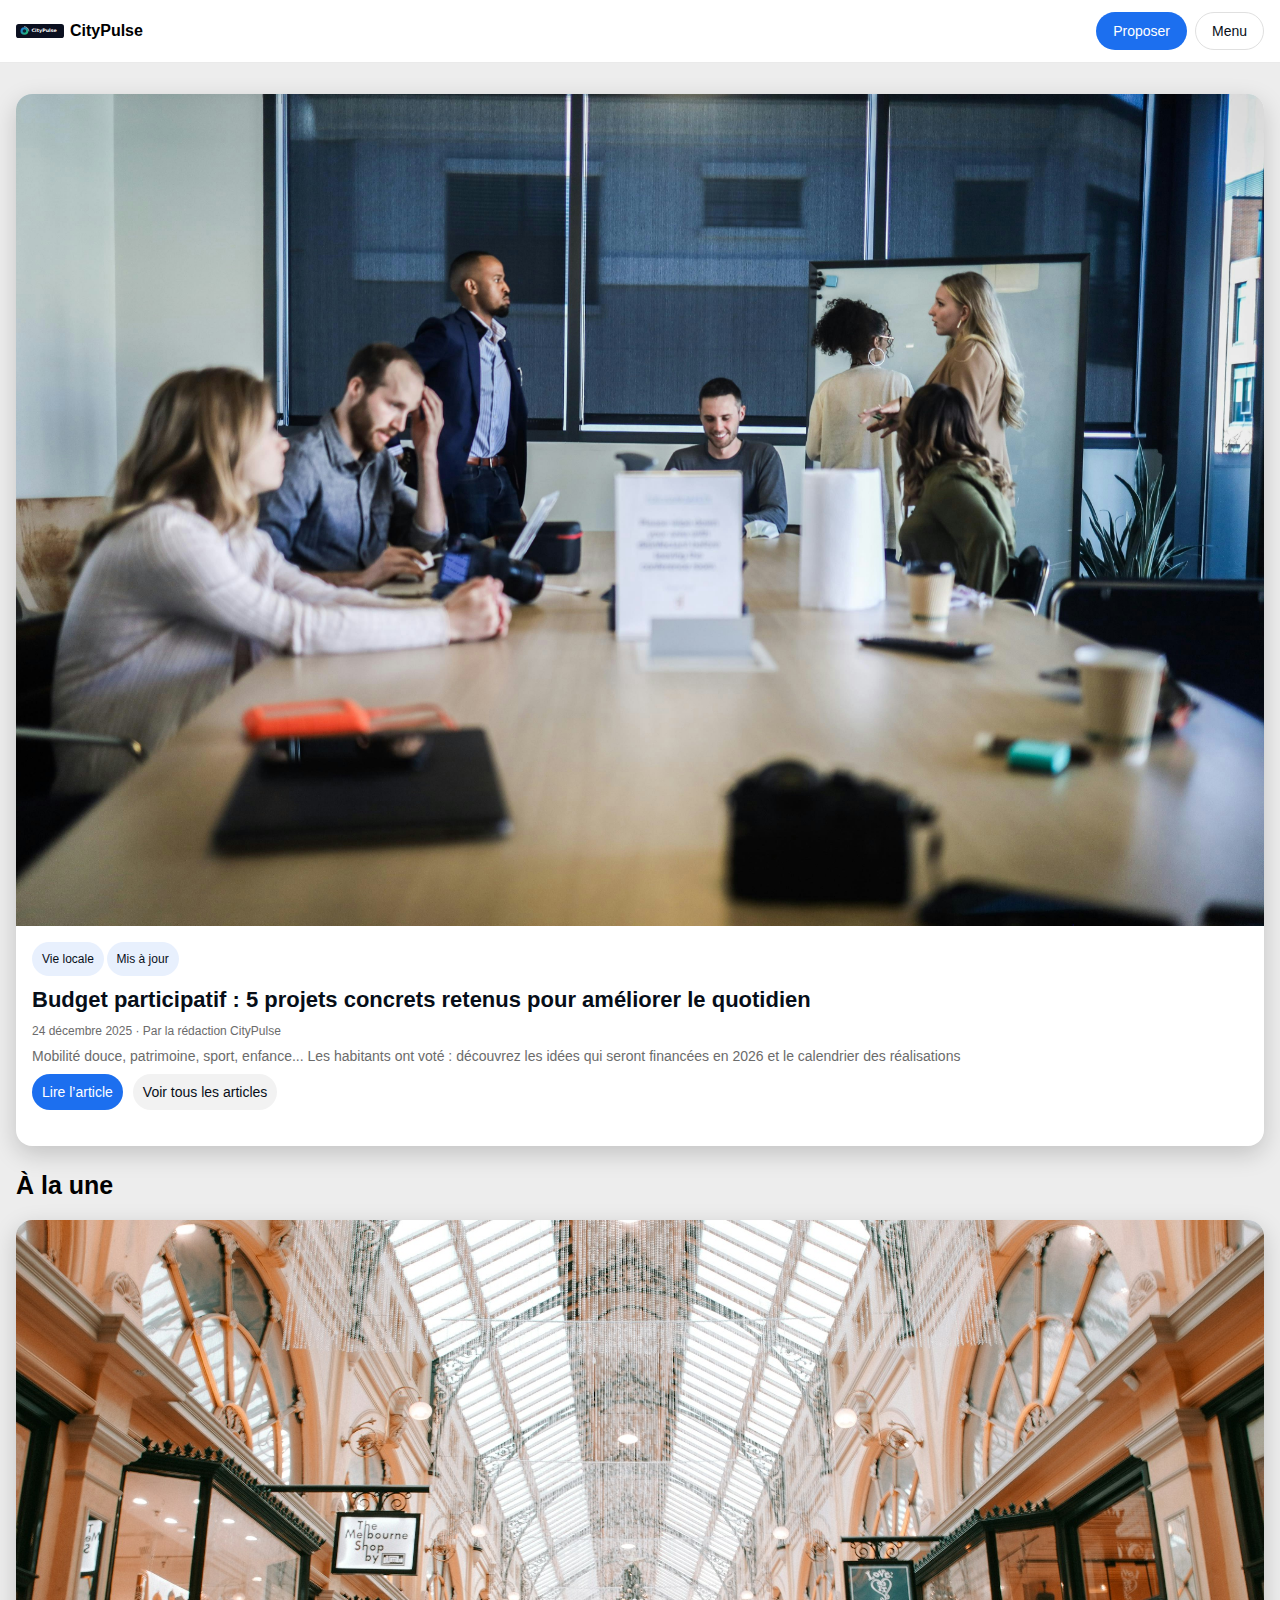
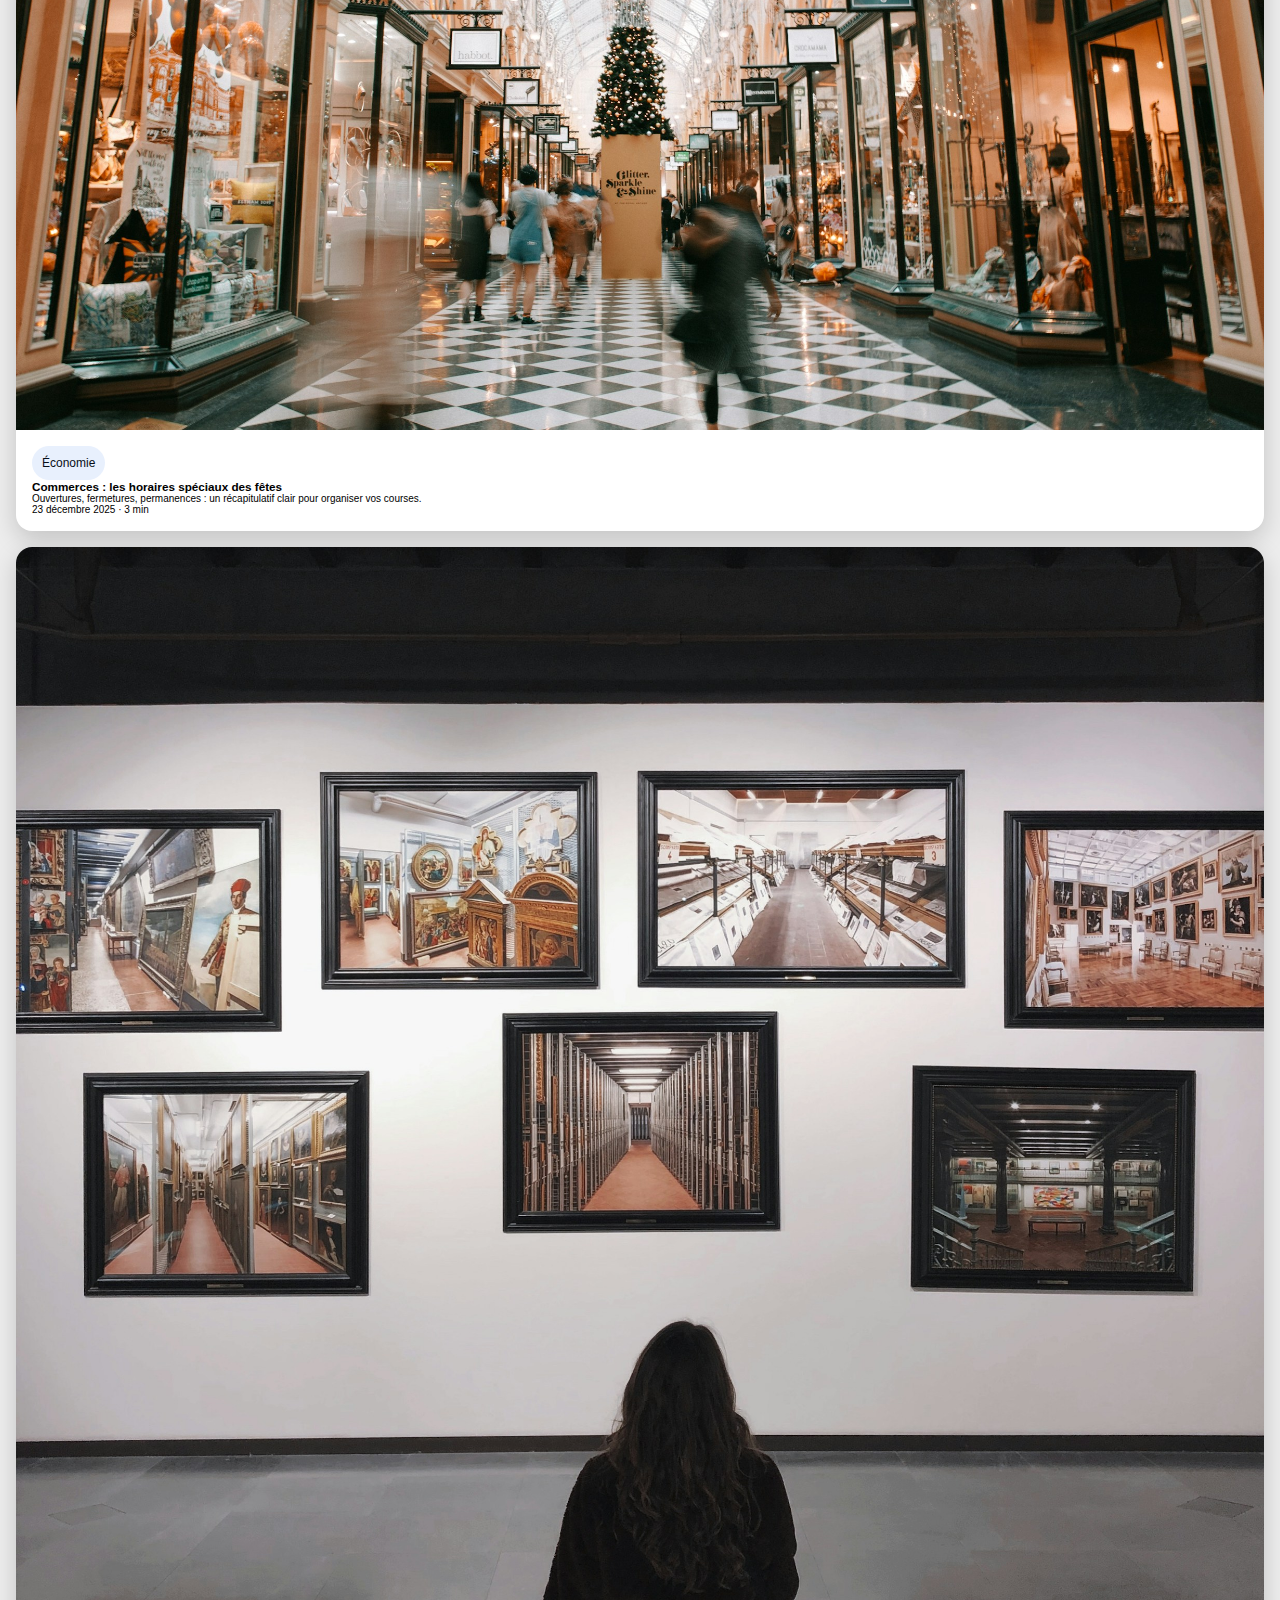
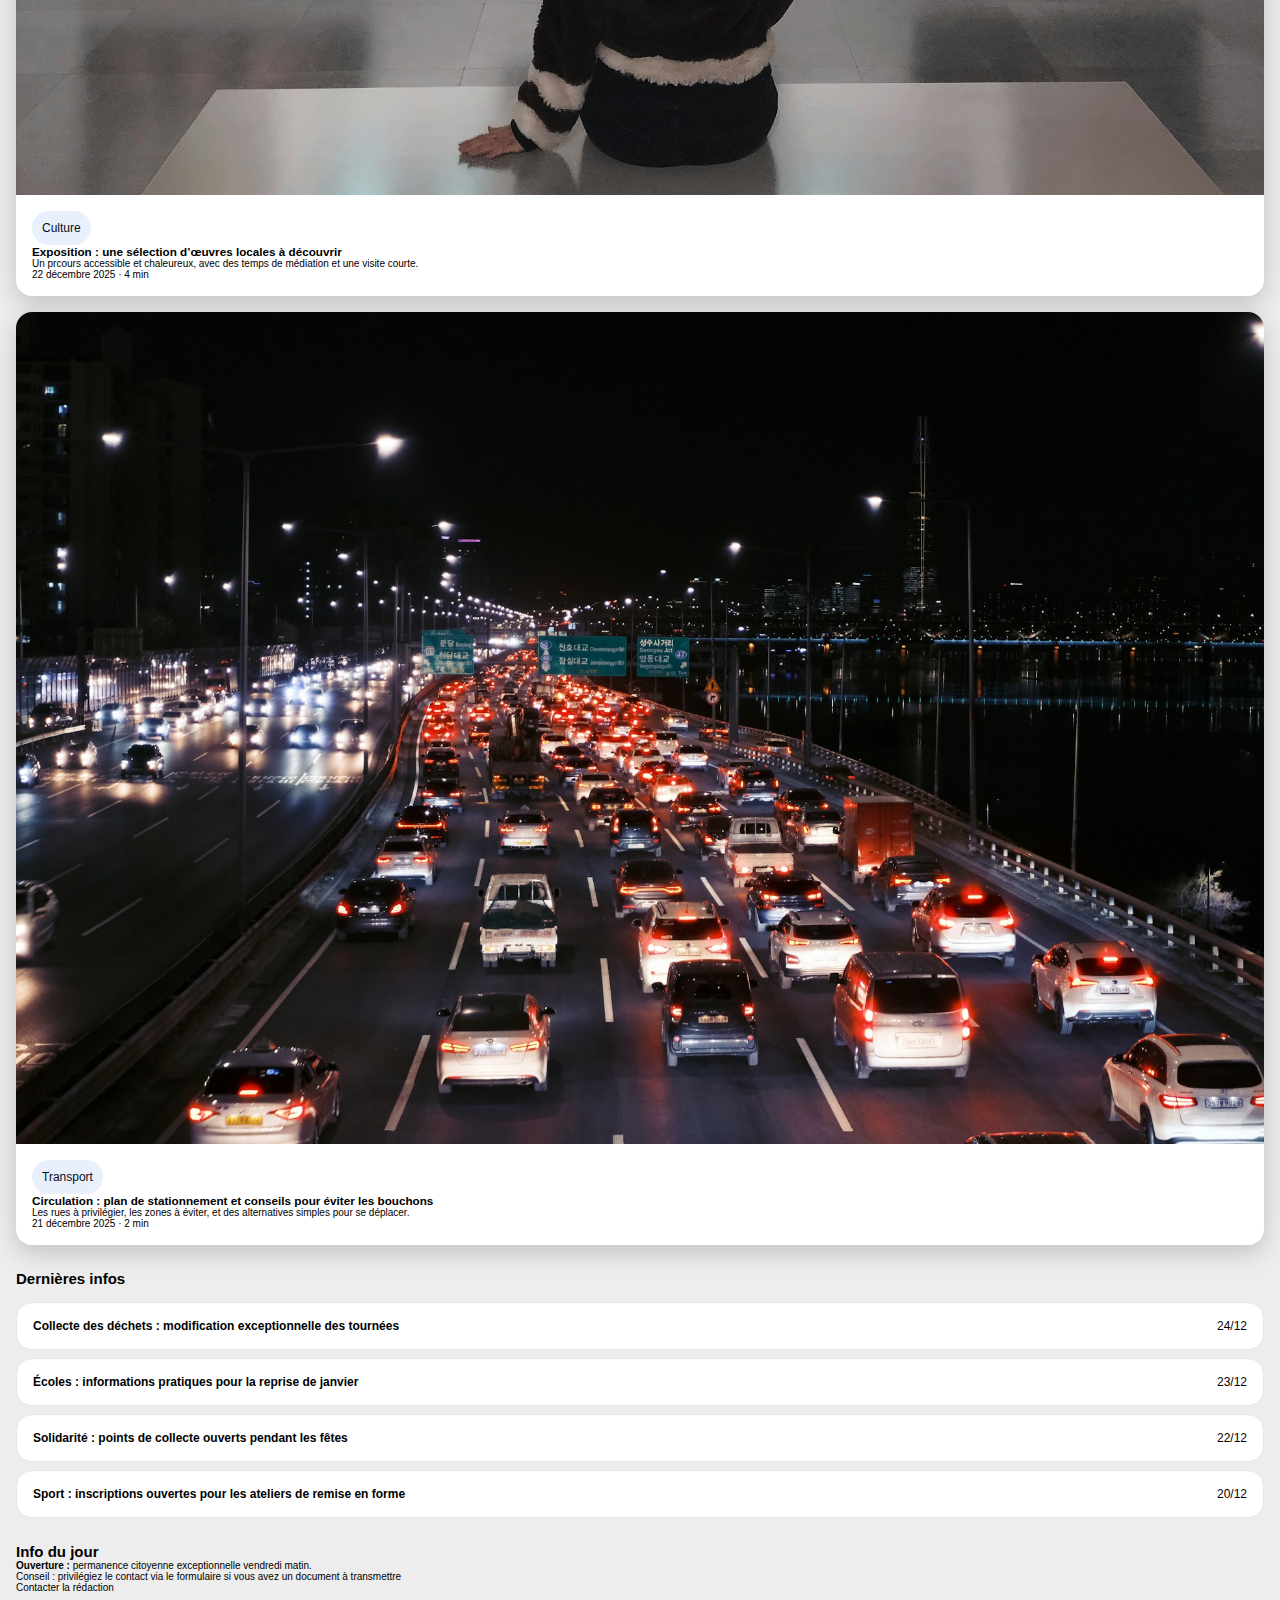
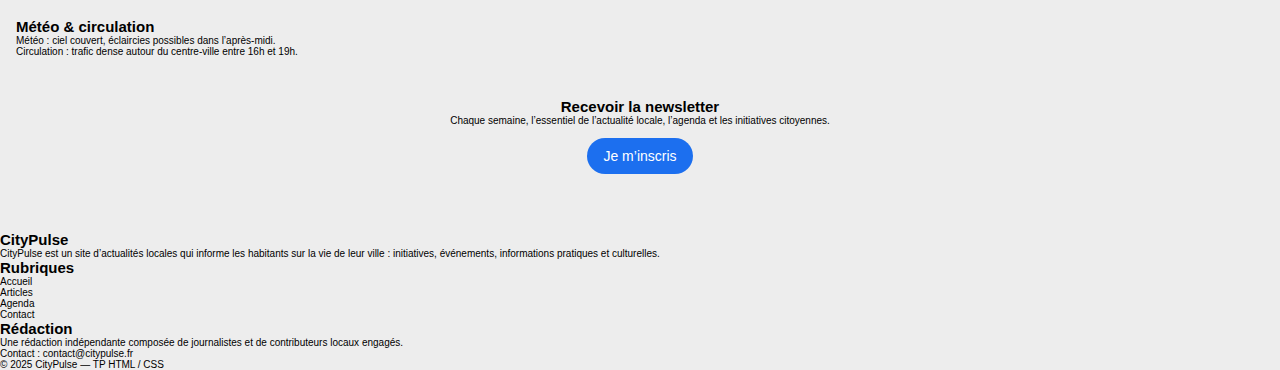
<file: CityPulse/index.html>
<!DOCTYPE html>
<html lang="fr">

<head>
    <meta charset="UTF-8">
    <meta name="viewport" content="width=device-width, initial-scale=1.0">
    <title>CityPulse</title>
    <link rel="stylesheet" href="./css/styles.css">
</head>

<body>

    <!-- HEADER -->
    <header class="site-header">
        <nav class="main-nav" aria-label="Navigation principale">
            <div class="logos">
                <img src="./images/logo.svg" alt="" class="logo-icon">
                <a href="index.html" class="logo-text">CityPulse</a>
            </div>

            <ul class="nav-list">
                <li><a href="index.html">Accueil</a></li>
                <li><a href="articles.html">Articles</a></li>
                <li><a href="agenda.html">Agenda</a></li>
                <li><a href="contact.html">Contact</a></li>
            </ul>

            <div class="nav-actions">
                <a href="contact.html" class="btn btn-primary">Proposer</a>
                <a href="#" class="btn btn-secondary">Menu</a>
            </div>
        </nav>
    </header>

    <!-- MAIN - Partie à spécifier pour chaque page -->
    <main id="main-content">

        <!-- Une mise en avant -->
        <section class="featured-article">
            <article>
                <div class="article-image">
                    <img src="./images/reunion-budget-participatif-et-projets.jpg"
                        alt="Réunion sur les projets du budget participatif">
                </div>
                <div class="article-content">
                    <p class="category">Vie locale</p>
                    <p class="category">Mis à jour</p>
                    <h1>
                        Budget participatif : 5 projets concrets retenus
                        pour améliorer le quotidien
                    </h1>

                    <p class="article-infos">
                        24 décembre 2025 · Par la rédaction CityPulse
                    </p>
                    <p class="article-teasing">Mobilité douce, patrimoine, sport, enfance... Les habitants ont voté :
                        découvrez les idées qui seront financées en 2026 et le calendrier des réalisations</p>

                    <div class="article-actions">
                        <a href="article.html">Lire l’article</a>
                        <a href="articles.html">Voir tous les articles</a>
                    </div>
                </div>
            </article>
        </section>

        <!-- Articles à la Une -->
        <section class="top-news">
            <h2>À la une</h2>

            <article>
                <div class="article-image">
                    <img src="./images/votre-galerie-de-commercants-en-fete.jpg"
                        alt="Vitrine de commerces décorée pour les fêtes">
                </div>
                <div class="article-content">
                    <p class="category">Économie</p>

                    <h3>
                        Commerces : les horaires spéciaux des fêtes
                    </h3>
                    <p class="top-news-teasing">Ouvertures, fermetures, permanences : un récapitulatif clair pour
                        organiser vos courses.</p>
                    <p class="article-infos">
                        23 décembre 2025 · 3 min
                    </p>
                </div>
            </article>

            <article>
                <div class="article-image">
                    <img src="./images/exposition-oeuvres-locales.jpg" alt="Exposition d’œuvres d’art locales">
                </div>
                <div class="article-content">
                    <p class="category">Culture</p>

                    <h3>
                        Exposition : une sélection d’œuvres locales à découvrir
                    </h3>
                    <p class="top-news-teasing">Un prcours accessible et chaleureux, avec des temps de médiation et une
                        visite courte.</p>
                    <p class="article-infos">
                        22 décembre 2025 · 4 min
                    </p>
                </div>
            </article>

            <article>
                <div class="article-image">
                    <img src="./images/circulation-stationnement-et-bouchons.jpg"
                        alt="Circulation dense et bouchons dans la ville">
                </div>
                <div class="article-content">
                    <p class="category">Transport</p>

                    <h3>
                        Circulation : plan de stationnement et conseils pour éviter les bouchons
                    </h3>
                    <p class="top-news-teasing">Les rues à privilégier, les zones à éviter, et des alternatives simples pour se déplacer.</p>
                    <p class="article-infos">
                        21 décembre 2025 · 2 min
                    </p>
                </div>
            </article>

        </section>

        <!-- Dernières infos -->
        <section class="latest-news">
            <h2>Dernières infos</h2>

            <div class="news-card">
                <p class="news-title">Collecte des déchets : modification exceptionnelle des tournées</p>
                <p>24/12</p>
            </div>
            <div class="news-card">
                <p class="news-title">Écoles : informations pratiques pour la reprise de janvier</p>
                <p>23/12</p>
            </div>
            <div class="news-card">
                <p class="news-title">Solidarité : points de collecte ouverts pendant les fêtes</p>
                <p>22/12</p>
            </div>
            <div class="news-card">
                <p class="news-title">Sport : inscriptions ouvertes pour les ateliers de remise en forme</p>
                <p>20/12</p>
            </div>

        </section>

        <!-- Info du jour -->
        <section class="daily-info">
            <h2>Info du jour</h2>
            <p><strong>Ouverture : </strong>permanence citoyenne exceptionnelle vendredi matin.</p>
            <p class="daily-info-advice"> Conseil : privilégiez le contact via le formulaire si vous avez un document à
                transmettre</p>
            <a href="contact.html">Contacter la rédaction</a>
        </section>

        <!-- Météo et circulation -->
        <section class="weather-traffic">
            <h2>Météo & circulation</h2>
            <p>
                Météo : ciel couvert, éclaircies possibles dans l’après-midi.
            </p>
            <p>
                Circulation : trafic dense autour du centre-ville entre 16h et 19h.
            </p>
        </section>

        <!-- Newsletter -->
        <section class="newsletter">
            <h2>Recevoir la newsletter</h2>
            <p>
                Chaque semaine, l’essentiel de l’actualité locale,
                l’agenda et les initiatives citoyennes.
            </p>
            <a href="contact.html">Je m’inscris</a>
        </section>

    </main>


    <!-- FOOTER -->
    <footer class="site-footer">
        <div class="footer-content">

            <!-- CityPulse -->
            <section class="footer-section">
                <h2 class="footer-title">CityPulse</h2>
                <p>
                    CityPulse est un site d’actualités locales qui informe
                    les habitants sur la vie de leur ville : initiatives,
                    événements, informations pratiques et culturelles.
                </p>
            </section>

            <!-- Rubriques -->
            <section class="footer-section">
                <h2 class="footer-title">Rubriques</h2>
                <ul>
                    <li><a href="index.html">Accueil</a></li>
                    <li><a href="articles.html">Articles</a></li>
                    <li><a href="agenda.html">Agenda</a></li>
                    <li><a href="contact.html">Contact</a></li>
                </ul>
            </section>

            <!-- Rédaction -->
            <section class="footer-section">
                <h2 class="footer-title">Rédaction</h2>
                <p>
                    Une rédaction indépendante composée de journalistes
                    et de contributeurs locaux engagés.
                </p>
                <p>
                    Contact : <a href="mailto:contact@citypulse.fr">contact@citypulse.fr</a>
                </p>
            </section>
        </div>

        <div class="footer-bottom">
            <p>© 2025 CityPulse — TP HTML / CSS</p>
        </div>
    </footer>

</body>

</html>
</file>
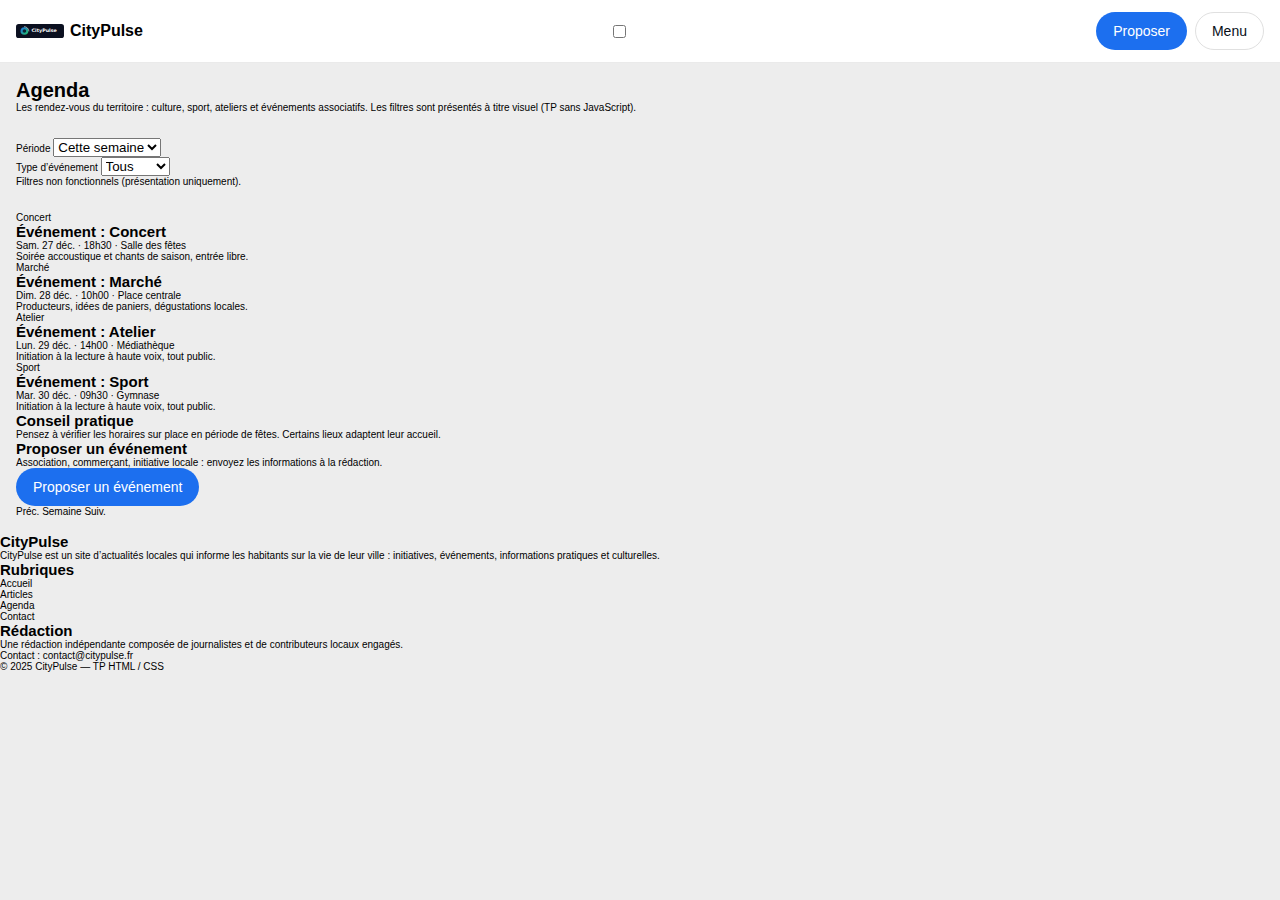
<file: CityPulse/agenda.html>
<!DOCTYPE html>
<html lang="fr">

<head>
    <meta charset="UTF-8">
    <meta name="viewport" content="width=device-width, initial-scale=1.0">
    <title>CityPulse</title>
    <link rel="stylesheet" href="./css/styles.css">
</head>

<body>

     <!-- HEADER -->
    <header class="site-header">
        <nav class="main-nav" aria-label="Navigation principale">
            <div class="logos">
                <img src="./images/logo.svg" alt="Société CityPulse" class="logo-icon">
                <a href="index.html" class="logo-text">CityPulse</a>
            </div>
            <input type="checkbox" id="nav-toggle" class="nav-toggle">
            <ul class="nav-list">
                <li><a href="index.html">Accueil</a></li>
                <li><a href="articles.html">Articles</a></li>
                <li><a href="agenda.html">Agenda</a></li>
                <li><a href="contact.html">Contact</a></li>
            </ul>

            <div class="nav-actions">
                <a href="contact.html" class="btn btn-primary">Proposer</a>
                <label for="nav-toggle" class="btn btn-secondary nav-menu-btn">Menu</label>
            </div>
        </nav>
    </header>

    <!-- MAIN - Partie à spécifier pour chaque page -->
    <main id="main-content">

        <!-- Agenda avec formulaire -->

        <section class="agenda">
            <h1>Agenda</h1>
            <p class="agenda-intro">
                Les rendez-vous du territoire : culture, sport, ateliers et événements associatifs. Les filtres sont
                présentés à titre visuel (TP sans JavaScript).
            </p>
        </section>

        <section class="agenda-filter">
            <form>
                <div class="filter-group">
                    <label for="periode">Période</label>
                    <select id="periode" name="periode">
                        <option value="semaine">Cette semaine</option>
                        <option value="mois">Ce mois-ci</option>
                        <option value="annee">Cette année</option>
                    </select>
                </div>

                <div class="filter-group">
                    <label for="type">Type d’événement</label>
                    <select id="type" name="type">
                        <option value="tous">Tous</option>
                        <option value="culture">Culture</option>
                        <option value="sport">Sport</option>
                        <option value="atelier">Atelier</option>
                        <option value="concert">Concert</option>
                    </select>
                </div>

                <p class="filter-note">Filtres non fonctionnels (présentation uniquement).</p>
            </form>
        </section>

        <div class="agenda-content">
            <p class="category-agenda">Concert</p>
            <h2>
                Événement : Concert
            </h2>
            <p class="agenda-infos">
                Sam. 27 déc. · 18h30 · Salle des fêtes
            </p>
            <p class="article-agenda">Soirée accoustique et chants de saison, entrée libre.</p>
        </div>

        <div class="agenda-content">
            <p class="category-agenda">Marché</p>
            <h2>
                Événement : Marché
            </h2>
            <p class="agenda-infos">
                Dim. 28 déc. · 10h00 · Place centrale
            </p>
            <p class="article-agenda">Producteurs, idées de paniers, dégustations locales.</p>
        </div>

        <div class="agenda-content">
            <p class="category-agenda">Atelier</p>
            <h2>
                Événement : Atelier
            </h2>
            <p class="agenda-infos">
                Lun. 29 déc. · 14h00 · Médiathèque
            </p>
            <p class="article-agenda">Initiation à la lecture à haute voix, tout public.</p>
        </div>

        <div class="agenda-content">
            <p class="category-agenda">Sport</p>
            <h2>
                Événement : Sport
            </h2>
            <p class="agenda-infos">
                Mar. 30 déc. · 09h30 · Gymnase
            </p>
            <p class="article-agenda">Initiation à la lecture à haute voix, tout public.</p>
        </div>

        <div class="agenda-content">
            <h2>Conseil pratique</h2>
            <p class="article-agenda">
                Pensez à vérifier les horaires sur place en période de fêtes.
                Certains lieux adaptent leur accueil.
            </p>
        </div>

        <div class="agenda-content">
            <h2>Proposer un événement</h2>
            <p class="article-agenda">
                Association, commerçant, initiative locale : envoyez les informations à la rédaction.
            </p>
            <a href="contact.html" class="btn btn-primary">Proposer un événement</a>
        </div>

        <nav class="pagination" aria-label="Navigation de l'agenda">
            <a href="#" class="page-link">Préc.</a>
            <a href="#" class="page-link active">Semaine</a>
            <a href="#" class="page-link">Suiv.</a>
        </nav>

    </main>

    <!-- FOOTER -->
    <footer class="site-footer">
        <div class="footer-content">

            <!-- CityPulse -->
            <section class="footer-section">
                <h2 class="footer-title">CityPulse</h2>
                <p>
                    CityPulse est un site d’actualités locales qui informe
                    les habitants sur la vie de leur ville : initiatives,
                    événements, informations pratiques et culturelles.
                </p>
            </section>

            <!-- Rubriques -->
            <section class="footer-section">
                <h2 class="footer-title">Rubriques</h2>
                <ul>
                    <li><a href="index.html">Accueil</a></li>
                    <li><a href="articles.html">Articles</a></li>
                    <li><a href="agenda.html">Agenda</a></li>
                    <li><a href="contact.html">Contact</a></li>
                </ul>
            </section>

            <!-- Rédaction -->
            <section class="footer-section">
                <h2 class="footer-title">Rédaction</h2>
                <p>
                    Une rédaction indépendante composée de journalistes
                    et de contributeurs locaux engagés.
                </p>
                <p>
                    Contact : <a href="mailto:contact@citypulse.fr">contact@citypulse.fr</a>
                </p>
            </section>
        </div>

        <div class="footer-bottom">
            <p>© 2025 CityPulse — TP HTML / CSS</p>
        </div>
    </footer>

</body>

</html>
</file>
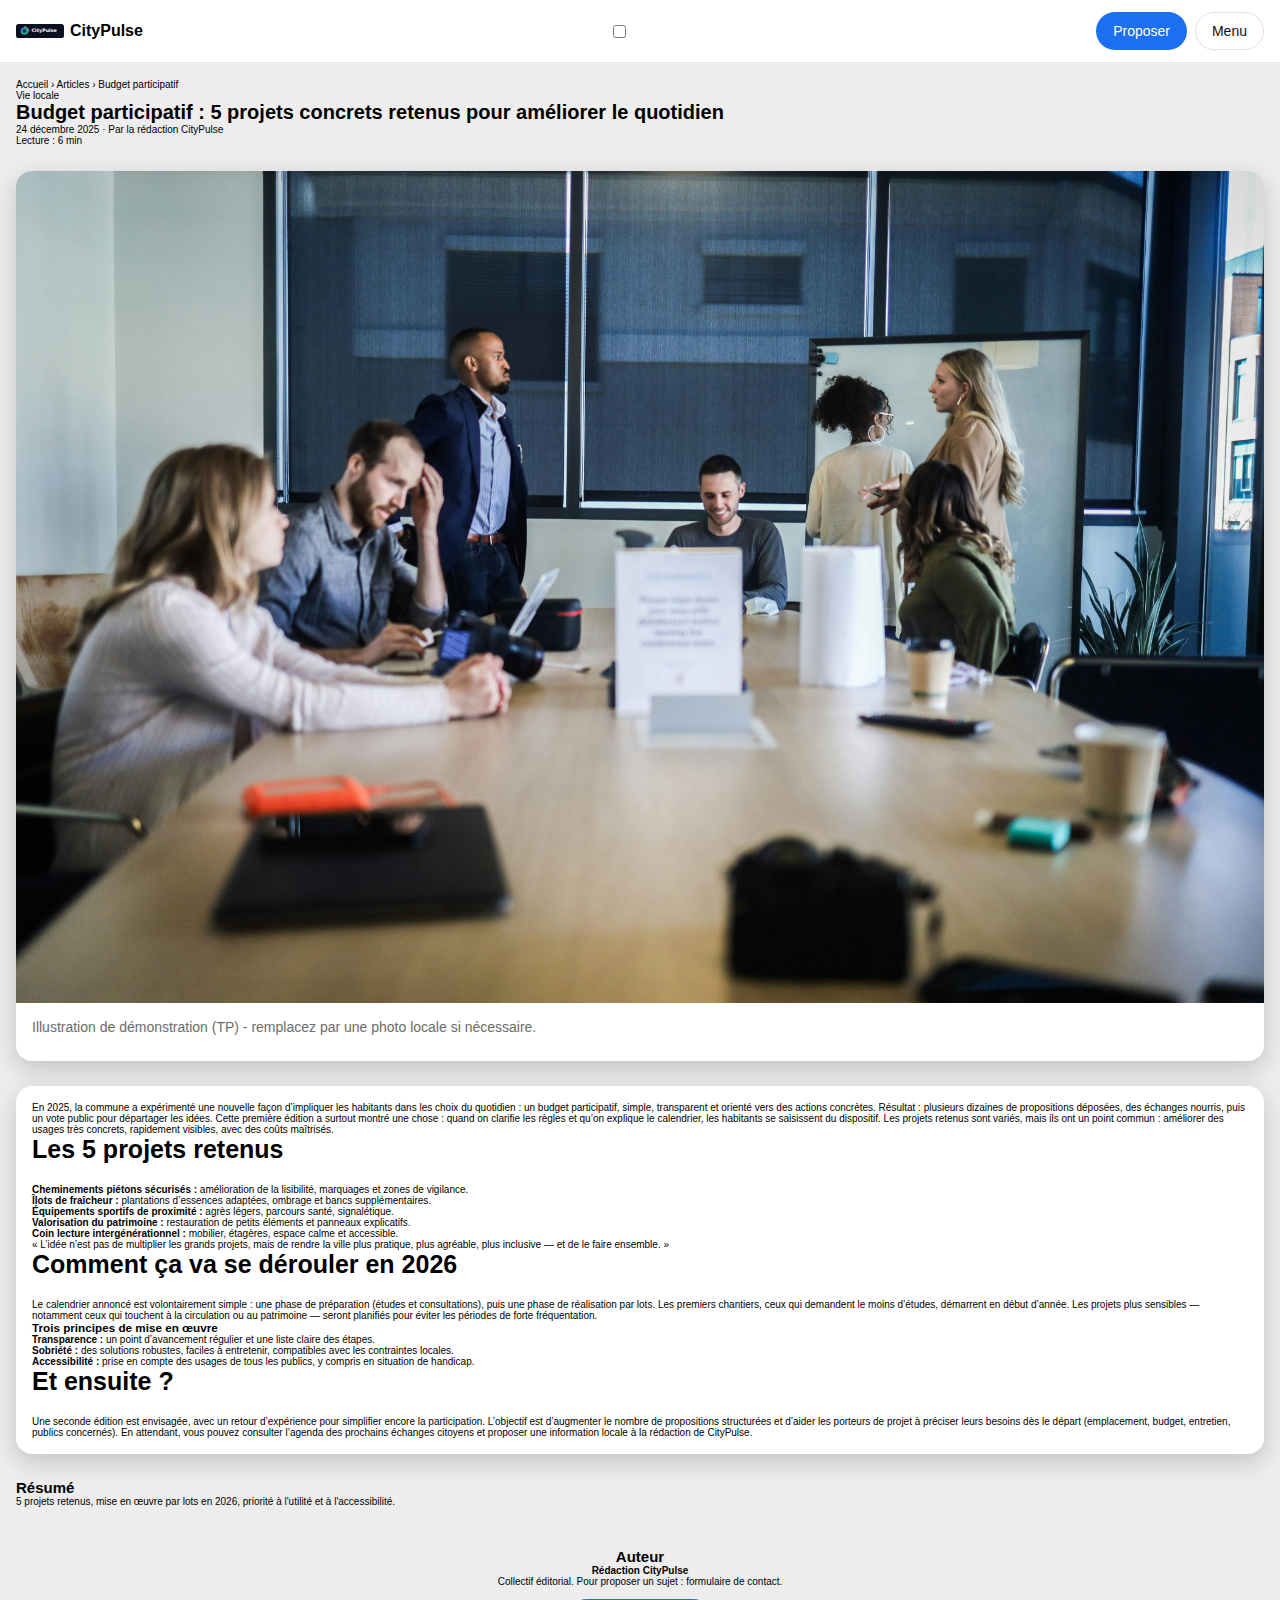
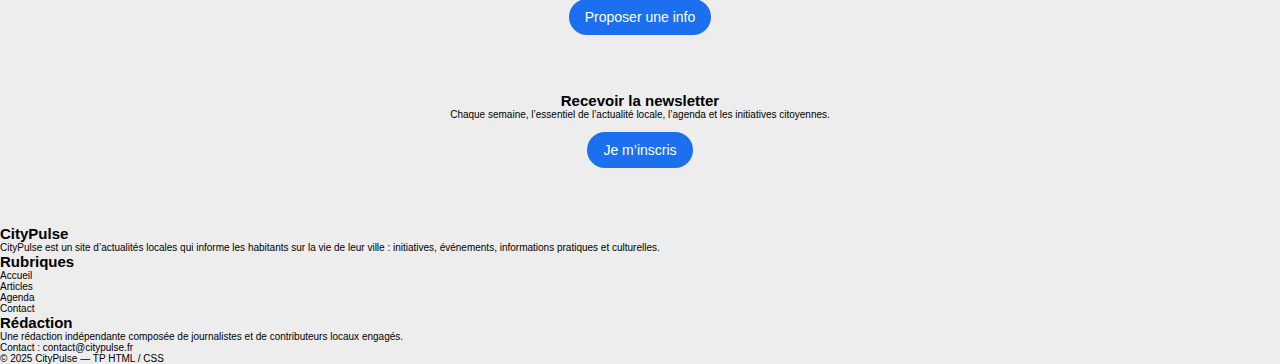
<file: CityPulse/article.html>
<!DOCTYPE html>
<html lang="fr">

<head>
    <meta charset="UTF-8">
    <meta name="viewport" content="width=device-width, initial-scale=1.0">
    <title>CityPulse</title>
    <link rel="stylesheet" href="./css/styles.css">
</head>

<body>

     <!-- HEADER -->
    <header class="site-header">
        <nav class="main-nav" aria-label="Navigation principale">
            <div class="logos">
                <img src="./images/logo.svg" alt="Société CityPulse" class="logo-icon">
                <a href="index.html" class="logo-text">CityPulse</a>
            </div>
            <input type="checkbox" id="nav-toggle" class="nav-toggle">
            <ul class="nav-list">
                <li><a href="index.html">Accueil</a></li>
                <li><a href="articles.html">Articles</a></li>
                <li><a href="agenda.html">Agenda</a></li>
                <li><a href="contact.html">Contact</a></li>
            </ul>

            <div class="nav-actions">
                <a href="contact.html" class="btn btn-primary">Proposer</a>
                <label for="nav-toggle" class="btn btn-secondary nav-menu-btn">Menu</label>
            </div>
        </nav>
    </header>

    <!-- MAIN - Partie à spécifier pour chaque page -->
    <main id="main-content">

        <div>
            <nav class="breadcrumb" aria-label="Fil d'Ariane">
                <a href="index.html">Accueil</a>
                <span class="breadcrumb-separator">›</span>
                <a href="articles.html">Articles</a>
                <span class="breadcrumb-separator">›</span>
                <span class="breadcrumb-current">Budget participatif</span>
            </nav>
        </div>

        <!-- Une mise en avant -->
        <section class="header-article">
            <p class="category">Vie locale</p>
            <h1>
                Budget participatif : 5 projets concrets retenus
                pour améliorer le quotidien
            </h1>
            <p class="article-infos">
                24 décembre 2025 · Par la rédaction CityPulse
            </p>
            <p class="article-infos">
                Lecture : 6 min
            </p>
        </section>
        <section class="featured-article">
            <article>
                <div class="article-image">
                    <img src="./images/reunion-budget-participatif-et-projets.jpg"
                        alt="Réunion sur les projets du budget participatif">
                </div>
                <div class="article-content">
                    <p class="article-teasing">Illustration de démonstration (TP) - remplacez par une photo locale si
                        nécessaire.</p>
                    <!-- <div class="article-actions">
                        <a href="article.html">Lire l’article</a>
                        <a href="articles.html">Voir tous les articles</a>
                    </div> -->
                </div>
            </article>
        </section>

        <!-- Article -->
        <section class="top-news">
            <article>
                <div class="article-content">
                    <p>
                        En 2025, la commune a expérimenté une nouvelle façon d’impliquer les habitants dans les choix du
                        quotidien : un budget participatif, simple, transparent et orienté vers des
                        actions concrètes. Résultat : plusieurs dizaines de propositions déposées, des échanges nourris,
                        puis un vote public pour départager les idées.

                        Cette première édition a surtout montré une chose : quand on clarifie les règles et qu’on
                        explique le calendrier, les habitants se saisissent du dispositif. Les projets retenus sont
                        variés, mais ils ont un point commun : améliorer des usages très concrets, rapidement visibles,
                        avec des coûts maîtrisés.</p>

                    <h2>Les 5 projets retenus</h2>
                    <ul>
                        <li><strong>Cheminements piétons sécurisés :</strong> amélioration de la lisibilité, marquages et zones de
                            vigilance.</li>
                        <li><strong>Îlots de fraîcheur :</strong> plantations d’essences adaptées, ombrage et bancs supplémentaires.</li>
                        <li><strong>Équipements sportifs de proximité :</strong> agrès légers, parcours santé, signalétique.</li>
                        <li><strong>Valorisation du patrimoine :</strong> restauration de petits éléments et panneaux explicatifs.</li>
                        <li><strong>Coin lecture intergénérationnel :</strong> mobilier, étagères, espace calme et accessible.</li>
                    </ul>

                    <blockquote class="article-quote">« L’idée n’est pas de multiplier les grands projets, mais de rendre la ville plus pratique, plus
                        agréable, plus inclusive — et de le faire ensemble. »</blockquote>


                    <h2>Comment ça va se dérouler en 2026</h2>
                    <p> Le calendrier annoncé est volontairement simple : une phase de préparation (études et
                        consultations), puis une phase de réalisation par lots. Les premiers chantiers, ceux qui
                        demandent le moins d’études, démarrent en début d’année. Les projets plus sensibles — notamment
                        ceux qui touchent à la circulation ou au patrimoine — seront planifiés pour éviter les périodes
                        de forte fréquentation.</p>


                    <h3>Trois principes de mise en œuvre</h3>
                    <ul>
                        <li><strong>Transparence :</strong> un point d’avancement régulier et une liste claire des étapes.</li>
                        <li><strong>Sobriété :</strong> des solutions robustes, faciles à entretenir, compatibles avec les contraintes
                            locales.</li>
                        <li><strong>Accessibilité :</strong> prise en compte des usages de tous les publics, y compris en situation de
                            handicap.</li>
                    </ul>


                    <h2>Et ensuite ?</h2>
                    <p>Une seconde édition est envisagée, avec un retour d’expérience pour simplifier encore la
                        participation. L’objectif est d’augmenter le nombre de propositions structurées et d’aider les
                        porteurs de projet à préciser leurs besoins dès le départ (emplacement, budget, entretien,
                        publics concernés).

                        En attendant, vous pouvez consulter l’agenda des prochains échanges citoyens et proposer une
                        information locale à la rédaction de CityPulse.</p>
                </div>
            </article>

        </section>

        <!-- Résumé -->
        <section class="weather-traffic">
            <h2>Résumé</h2>
            <p>
                5 projets retenus, mise en œuvre par lots en 2026, priorité à l'utilité et à l'accessibilité.
            </p>
        </section>

        <!-- Auteur -->
        <section class="newsletter">
            <h2>Auteur</h2>
            <p>
                <strong>Rédaction CityPulse </strong>
            </p>
            <p>
                Collectif éditorial. Pour proposer un sujet : formulaire de contact.
            </p>
            <a href="contact.html">Proposer une info</a>
        </section>

        <!-- Newsletter -->
        <section class="newsletter" id="newsletter-article">
            <h2>Recevoir la newsletter</h2>
            <p>
                Chaque semaine, l’essentiel de l’actualité locale,
                l’agenda et les initiatives citoyennes.
            </p>
            <a href="contact.html">Je m’inscris</a>
        </section>

    </main>


    <!-- FOOTER -->
    <footer class="site-footer">
        <div class="footer-content">

            <!-- CityPulse -->
            <section class="footer-section">
                <h2 class="footer-title">CityPulse</h2>
                <p>
                    CityPulse est un site d’actualités locales qui informe
                    les habitants sur la vie de leur ville : initiatives,
                    événements, informations pratiques et culturelles.
                </p>
            </section>

            <!-- Rubriques -->
            <section class="footer-section">
                <h2 class="footer-title">Rubriques</h2>
                <ul>
                    <li><a href="index.html">Accueil</a></li>
                    <li><a href="articles.html">Articles</a></li>
                    <li><a href="agenda.html">Agenda</a></li>
                    <li><a href="contact.html">Contact</a></li>
                </ul>
            </section>

            <!-- Rédaction -->
            <section class="footer-section">
                <h2 class="footer-title">Rédaction</h2>
                <p>
                    Une rédaction indépendante composée de journalistes
                    et de contributeurs locaux engagés.
                </p>
                <p>
                    Contact : <a href="mailto:contact@citypulse.fr">contact@citypulse.fr</a>
                </p>
            </section>
        </div>

        <div class="footer-bottom">
            <p>© 2025 CityPulse — TP HTML / CSS</p>
        </div>
    </footer>

</body>

</html>
</file>
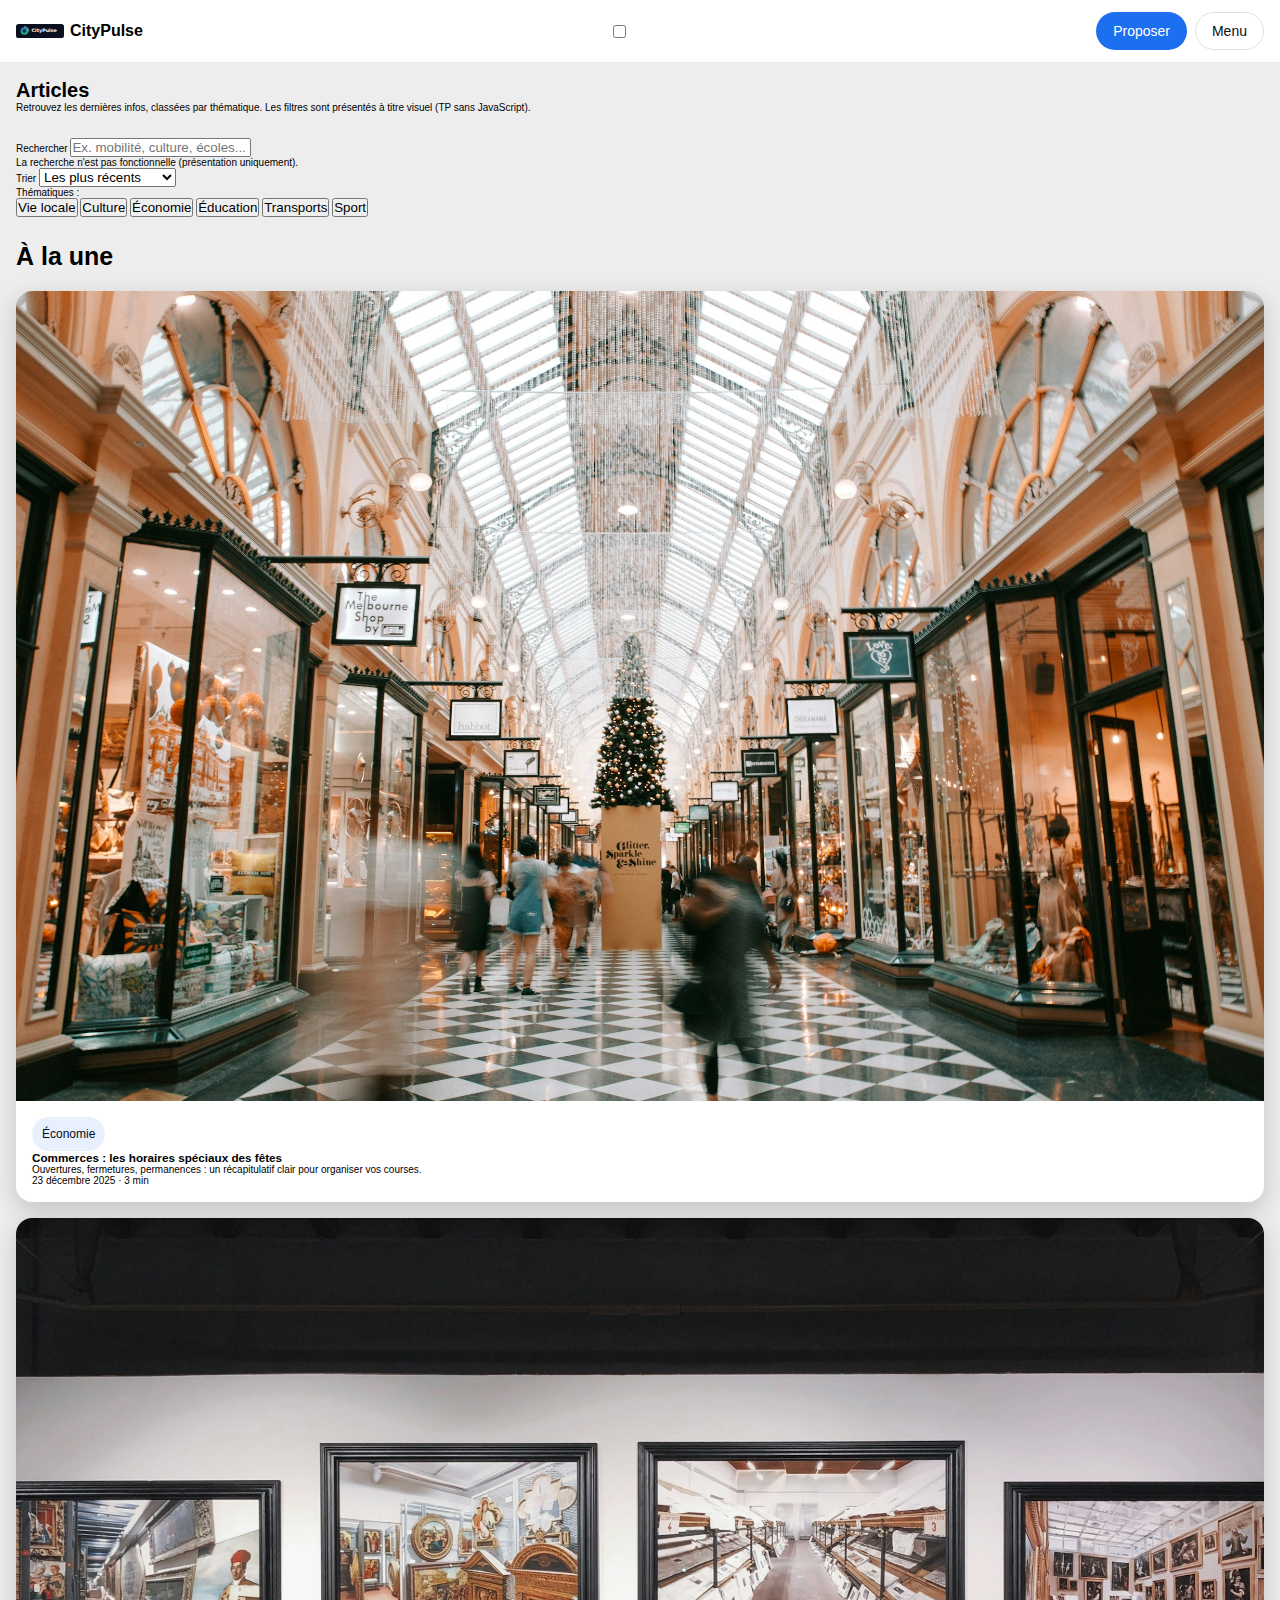
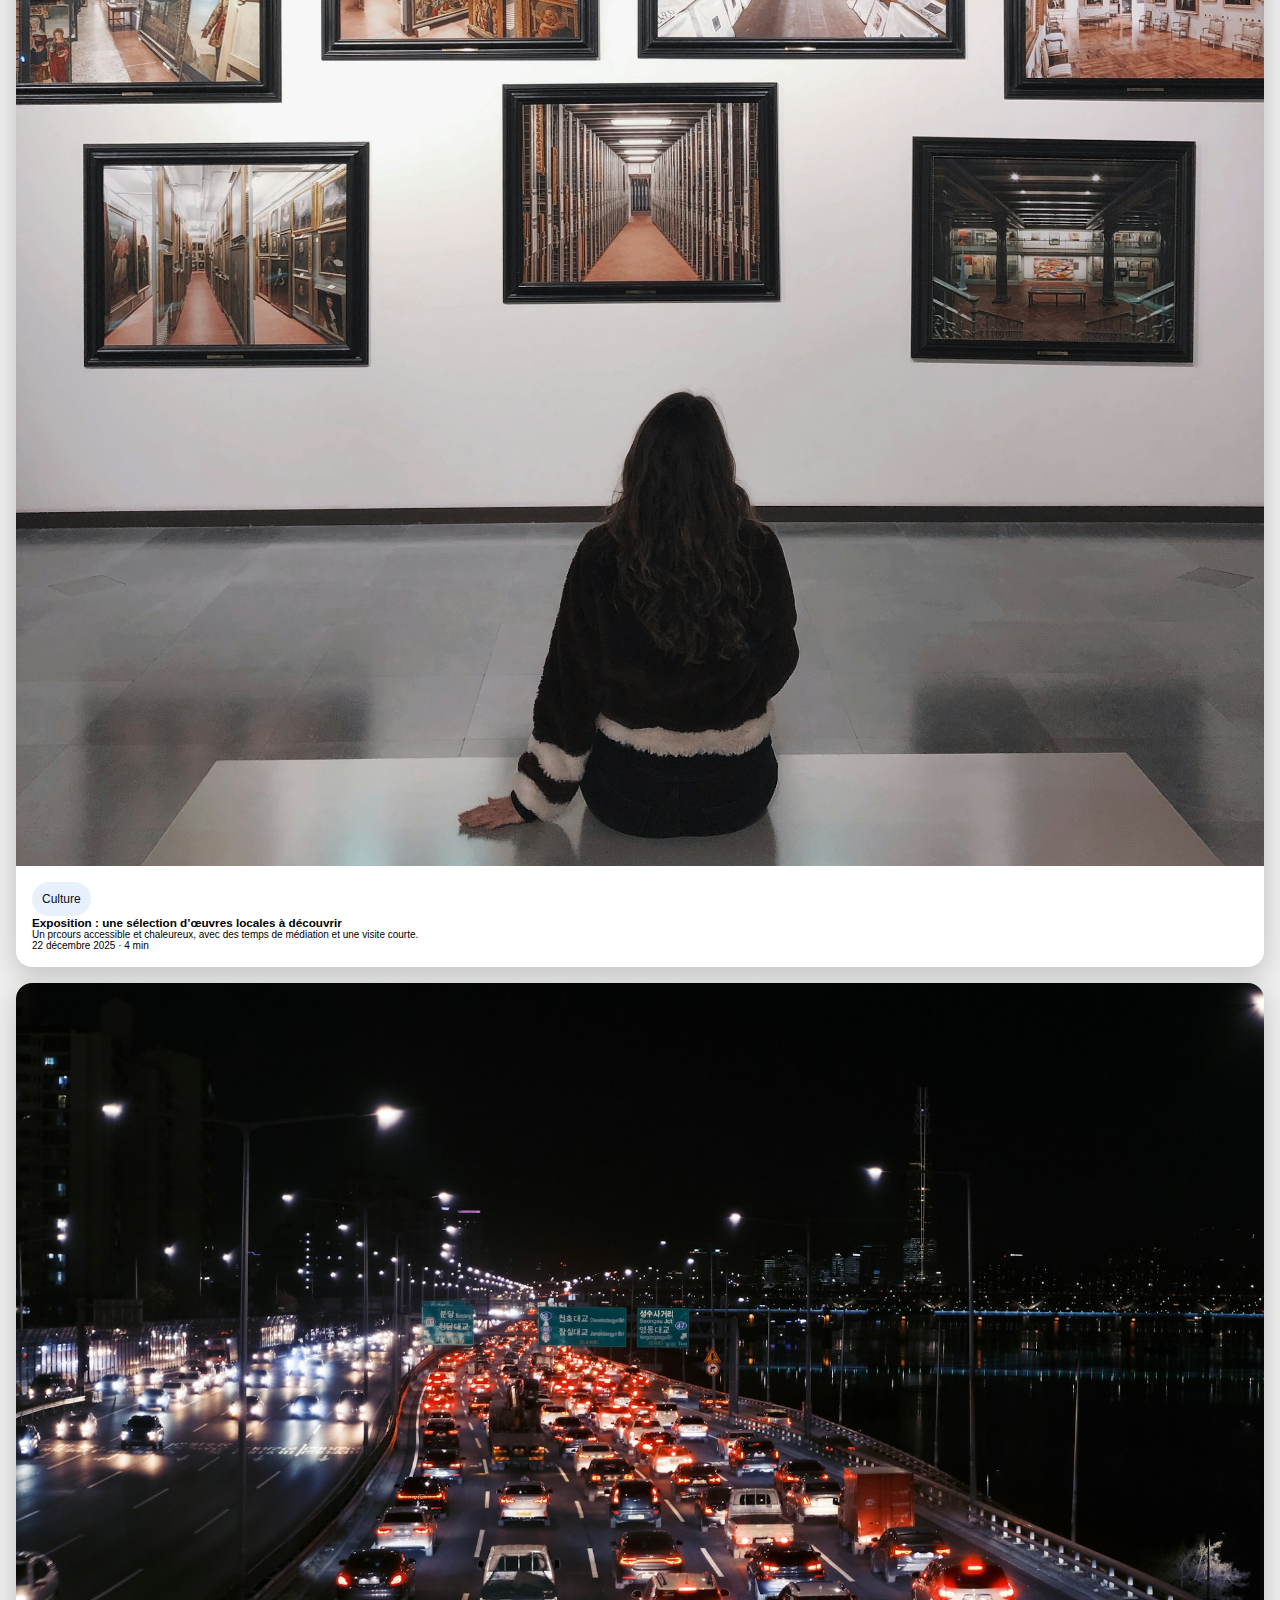
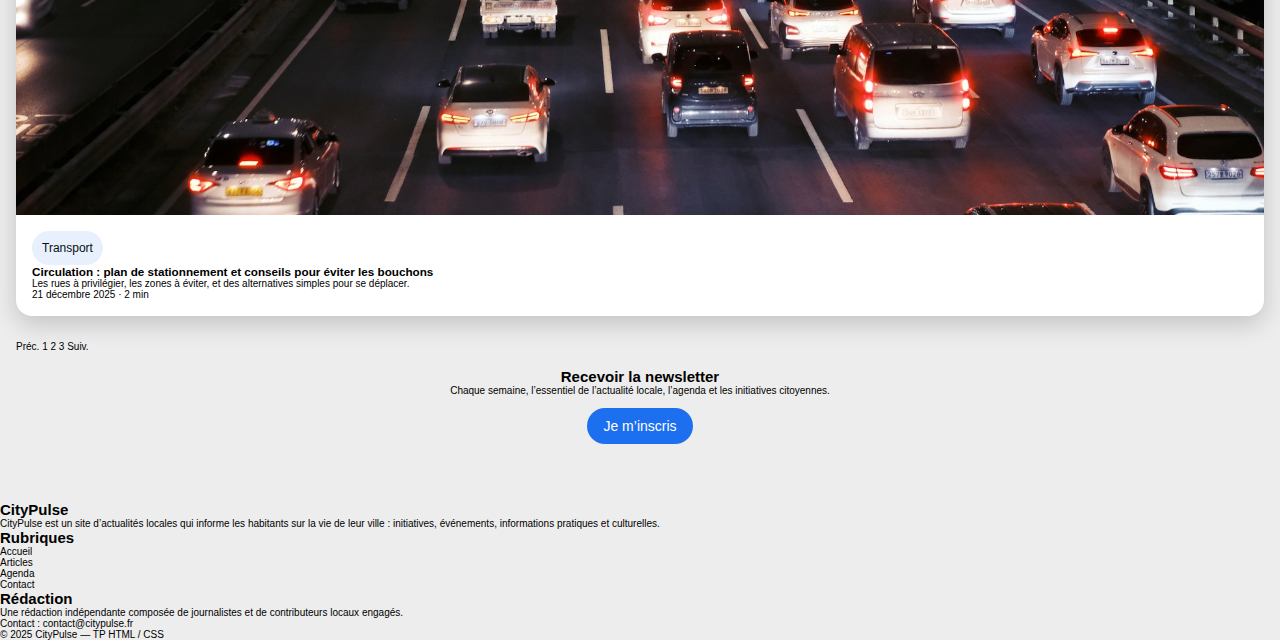
<file: CityPulse/articles.html>
<!DOCTYPE html>
<html lang="fr">

<head>
    <meta charset="UTF-8">
    <meta name="viewport" content="width=device-width, initial-scale=1.0">
    <title>CityPulse</title>
    <link rel="stylesheet" href="./css/styles.css">
</head>

<body>

    <!-- HEADER -->
    <header class="site-header">
        <nav class="main-nav" aria-label="Navigation principale">
            <div class="logos">
                <img src="./images/logo.svg" alt="Société CityPulse" class="logo-icon">
                <a href="index.html" class="logo-text">CityPulse</a>
            </div>
            <input type="checkbox" id="nav-toggle" class="nav-toggle">
            <ul class="nav-list">
                <li><a href="index.html">Accueil</a></li>
                <li><a href="articles.html">Articles</a></li>
                <li><a href="agenda.html">Agenda</a></li>
                <li><a href="contact.html">Contact</a></li>
            </ul>

            <div class="nav-actions">
                <a href="contact.html" class="btn btn-primary">Proposer</a>
                <label for="nav-toggle" class="btn btn-secondary nav-menu-btn">Menu</label>
            </div>
        </nav>
    </header>

    <!-- MAIN - Partie à spécifier pour chaque page -->
    <main id="main-content">

        <section class="agenda">
            <h1>Articles</h1>
            <p class="agenda-intro">
                Retrouvez les dernières infos, classées par thématique. Les filtres sont présentés à titre visuel (TP
                sans JavaScript).
            </p>
        </section>
        <section class="agenda-filter">
            <form>
                <!-- Recherche -->

                <div class="filter-group">
                    <label for="recherche">Rechercher</label>
                    <input class="search-input" type="text" id="recherche" name="recherche"
                        placeholder="Ex. mobilité, culture, écoles...">
                </div>

                <p class="filter-note">La recherche n'est pas fonctionnelle (présentation uniquement).</p>

                <!-- Menu Trier -->

                <div class="filter-group">
                    <label for="trier">Trier</label>
                    <select id="trier" name="trier">
                        <option value="recents">Les plus récents</option>
                        <option value="anciens">Les plus anciens</option>
                        <option value="populaires">Les plus populaires</option>
                    </select>
                </div>

                <!-- Thématiques (badges) -->

                <div class="filter-group">
                    <label>Thématiques :</label>
                    <div class="thematiques-badges">
                        <button type="button" class="badge-theme">Vie locale</button>
                        <button type="button" class="badge-theme">Culture</button>
                        <button type="button" class="badge-theme">Économie</button>
                        <button type="button" class="badge-theme">Éducation</button>
                        <button type="button" class="badge-theme">Transports</button>
                        <button type="button" class="badge-theme">Sport</button>
                    </div>
                </div>
            </form>
        </section>
        <section class="top-news">
            <h2>À la une</h2>

            <article>
                <div class="article-image">
                    <img src="./images/votre-galerie-de-commercants-en-fete.jpg"
                        alt="Vitrine de commerces décorée pour les fêtes">
                </div>
                <div class="article-content">
                    <p class="category">Économie</p>

                    <h3>
                        Commerces : les horaires spéciaux des fêtes
                    </h3>
                    <p class="top-news-teasing">Ouvertures, fermetures, permanences : un récapitulatif clair pour
                        organiser vos courses.</p>
                    <p class="article-infos">
                        23 décembre 2025 · 3 min
                    </p>
                </div>
            </article>

            <article>
                <div class="article-image">
                    <img src="./images/exposition-oeuvres-locales.jpg" alt="Exposition d’œuvres d’art locales">
                </div>
                <div class="article-content">
                    <p class="category">Culture</p>

                    <h3>
                        Exposition : une sélection d’œuvres locales à découvrir
                    </h3>
                    <p class="top-news-teasing">Un prcours accessible et chaleureux, avec des temps de médiation et une
                        visite courte.</p>
                    <p class="article-infos">
                        22 décembre 2025 · 4 min
                    </p>
                </div>
            </article>

            <article>
                <div class="article-image">
                    <img src="./images/circulation-stationnement-et-bouchons.jpg"
                        alt="Circulation dense et bouchons dans la ville">
                </div>
                <div class="article-content">
                    <p class="category">Transport</p>

                    <h3>
                        Circulation : plan de stationnement et conseils pour éviter les bouchons
                    </h3>
                    <p class="top-news-teasing">Les rues à privilégier, les zones à éviter, et des alternatives simples
                        pour se déplacer.</p>
                    <p class="article-infos">
                        21 décembre 2025 · 2 min
                    </p>
                </div>
            </article>
        </section>
        <div>
            <nav class="pagination" aria-label="Navigation de l'agenda">
                <a href="#" class="page-link">Préc.</a>
                <a href="#" class="page-link active">1</a>
                <a href="#" class="page-link ">2</a>
                <a href="#" class="page-link ">3</a>
                <a href="#" class="page-link">Suiv.</a>
            </nav>
        </div>
        <section class="newsletter">
            <h2>Recevoir la newsletter</h2>
            <p>
                Chaque semaine, l’essentiel de l’actualité locale,
                l’agenda et les initiatives citoyennes.
            </p>
            <a href="contact.html">Je m’inscris</a>
        </section>

    </main>

    <!-- FOOTER -->
    <footer class="site-footer">
        <div class="footer-content">

            <!-- CityPulse -->
            <section class="footer-section">
                <h2 class="footer-title">CityPulse</h2>
                <p>
                    CityPulse est un site d’actualités locales qui informe
                    les habitants sur la vie de leur ville : initiatives,
                    événements, informations pratiques et culturelles.
                </p>
            </section>

            <!-- Rubriques -->
            <section class="footer-section">
                <h2 class="footer-title">Rubriques</h2>
                <ul>
                    <li><a href="index.html">Accueil</a></li>
                    <li><a href="articles.html">Articles</a></li>
                    <li><a href="agenda.html">Agenda</a></li>
                    <li><a href="contact.html">Contact</a></li>
                </ul>
            </section>

            <!-- Rédaction -->
            <section class="footer-section">
                <h2 class="footer-title">Rédaction</h2>
                <p>
                    Une rédaction indépendante composée de journalistes
                    et de contributeurs locaux engagés.
                </p>
                <p>
                    Contact : <a href="mailto:contact@citypulse.fr">contact@citypulse.fr</a>
                </p>
            </section>
        </div>

        <div class="footer-bottom">
            <p>© 2025 CityPulse — TP HTML / CSS</p>
        </div>
    </footer>

</body>

</html>
</file>
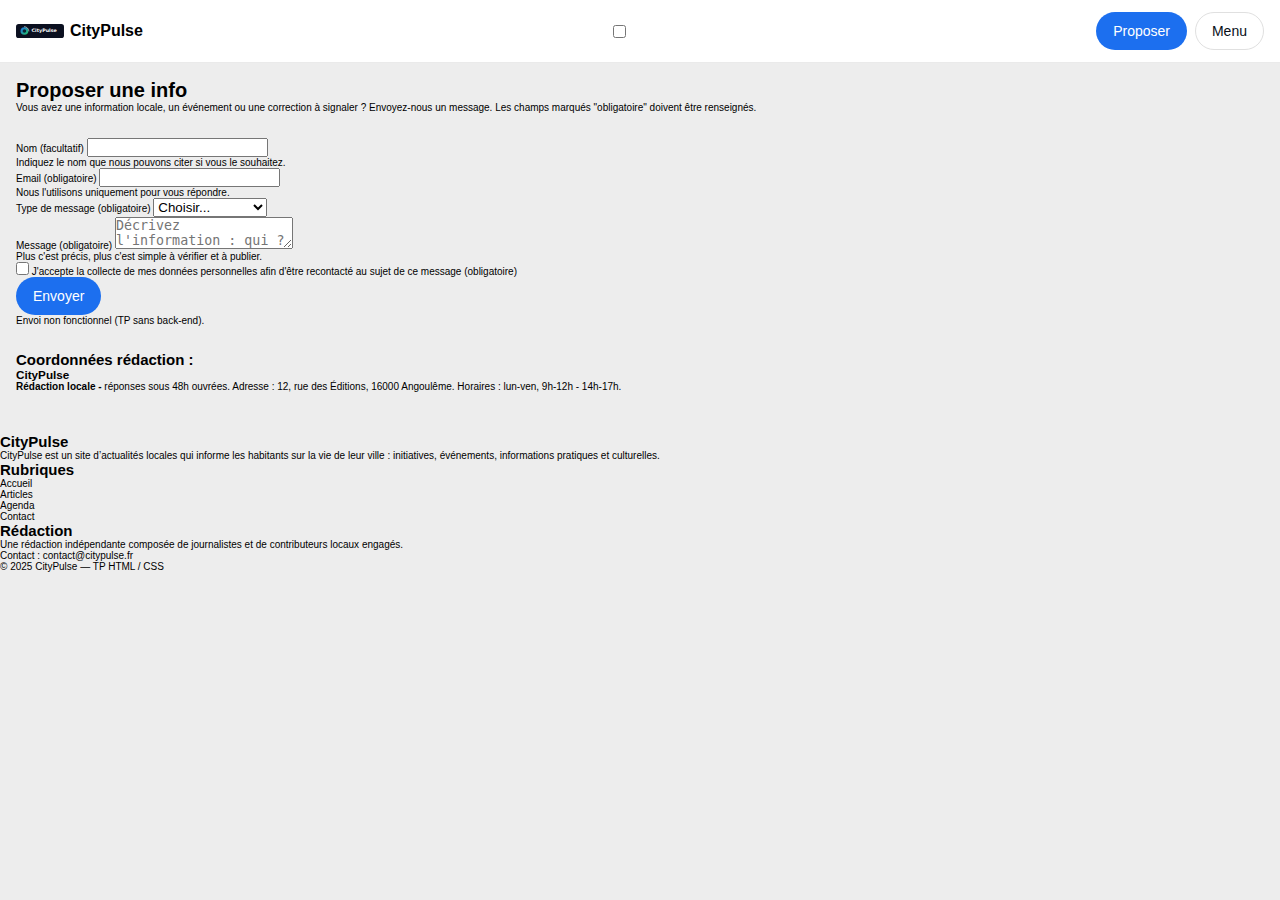
<file: CityPulse/contact.html>
<!DOCTYPE html>
<html lang="fr">

<head>
    <meta charset="UTF-8">
    <meta name="viewport" content="width=device-width, initial-scale=1.0">
    <title>CityPulse</title>
    <link rel="stylesheet" href="./css/styles.css">
</head>

<body>

     <!-- HEADER -->
    <header class="site-header">
        <nav class="main-nav" aria-label="Navigation principale">
            <div class="logos">
                <img src="./images/logo.svg" alt="Société CityPulse" class="logo-icon">
                <a href="index.html" class="logo-text">CityPulse</a>
            </div>
            <input type="checkbox" id="nav-toggle" class="nav-toggle">
            <ul class="nav-list">
                <li><a href="index.html">Accueil</a></li>
                <li><a href="articles.html">Articles</a></li>
                <li><a href="agenda.html">Agenda</a></li>
                <li><a href="contact.html">Contact</a></li>
            </ul>

            <div class="nav-actions">
                <a href="contact.html" class="btn btn-primary">Proposer</a>
                <label for="nav-toggle" class="btn btn-secondary nav-menu-btn">Menu</label>
            </div>
        </nav>
    </header>

       <!-- MAIN - Partie à spécifier pour chaque page -->
    <!-- MAIN - Page Contact -->
    <main id="main-content">

        <section class="contact-intro">
            <h1>Proposer une info</h1>
            <p>
                Vous avez une information locale, un événement ou une correction à signaler ? 
                Envoyez-nous un message. Les champs marqués "obligatoire" doivent être renseignés.
            </p>
        </section>

        <!-- Formulaire de contact -->
        <section class="contact-form-section">
            <form class="contact-form">
                
                <div class="form-group">
                    <label for="nom">Nom (facultatif)</label>
                    <input 
                        type="text" 
                        id="nom" 
                        name="nom"
                        class="form-input"
                    >
                    <p class="form-help">Indiquez le nom que nous pouvons citer si vous le souhaitez.</p>
                </div>

                <div class="form-group">
                    <label for="email">Email (obligatoire)</label>
                    <input 
                        type="email" 
                        id="email" 
                        name="email"
                        class="form-input"
                        required
                    >
                    <p class="form-help">Nous l'utilisons uniquement pour vous répondre.</p>
                </div>

                <div class="form-group">
                    <label for="type">Type de message (obligatoire)</label>
                    <select id="type" name="type" class="form-select" required>
                        <option value="">Choisir...</option>
                        <option value="information">Vie locale</option>
                        <option value="evenement">Événement</option>
                        <option value="correction">Culture</option>
                        <option value="correction">Sport</option>
                        <option value="autre">Autre demande</option>
                    </select>
                </div>

                <!-- Message -->
                <div class="form-group">
                    <label for="message">Message (obligatoire)</label>
                    <textarea 
                        id="message" 
                        name="message"
                        class="form-textarea"
                        placeholder="Décrivez l'information : qui ? quoi ? où ? quand ? comment ?"
                        required
                    ></textarea>
                    <p class="form-help">Plus c'est précis, plus c'est simple à vérifier et à publier.</p>
                </div>

                <!-- Données personnelles -->
                <div class="form-group">
                    <label class="form-checkbox">
                        <input type="checkbox" name="consent" required>
                        <span class="checkbox-label">
                            J'accepte la collecte de mes données personnelles afin d'être recontacté 
                            au sujet de ce message (obligatoire)
                        </span>
                    </label>
                </div>

                <!-- Bouton envoyer -->
                <div class="form-group">
                    <button type="submit" class="btn btn-primary btn-submit">Envoyer</button>
                    <p class="form-note">Envoi non fonctionnel (TP sans back-end).</p>
                </div>

            </form>
        </section>

        <!-- Informations complémentaires -->
        <section class="contact-info">
            <h2>Coordonnées rédaction :</h2>
            <h3>CityPulse</h3>
            <p>
                <strong>Rédaction locale -</strong>  réponses sous 48h ouvrées. Adresse : 12, rue des Éditions, 16000 Angoulême. Horaires : lun-ven, 9h-12h - 14h-17h.
            </p>
        </section>

        <!-- <section class="newsletter">
            <h2>Recevoir la newsletter</h2>
            <p>
                Chaque semaine, l’essentiel de l’actualité locale,
                l’agenda et les initiatives citoyennes.
            </p>
            <a href="contact.html">Je m’inscris</a>
        </section> -->

    </main>

    <!-- FOOTER -->
    <footer class="site-footer">
        <div class="footer-content">

            <!-- CityPulse -->
            <section class="footer-section">
                <h2 class="footer-title">CityPulse</h2>
                <p>
                    CityPulse est un site d’actualités locales qui informe
                    les habitants sur la vie de leur ville : initiatives,
                    événements, informations pratiques et culturelles.
                </p>
            </section>

            <!-- Rubriques -->
            <section class="footer-section">
                <h2 class="footer-title">Rubriques</h2>
                <ul>
                    <li><a href="index.html">Accueil</a></li>
                    <li><a href="articles.html">Articles</a></li>
                    <li><a href="agenda.html">Agenda</a></li>
                    <li><a href="contact.html">Contact</a></li>
                </ul>
            </section>

            <!-- Rédaction -->
            <section class="footer-section">
                <h2 class="footer-title">Rédaction</h2>
                <p>
                    Une rédaction indépendante composée de journalistes
                    et de contributeurs locaux engagés.
                </p>
                <p>
                    Contact : <a href="mailto:contact@citypulse.fr">contact@citypulse.fr</a>
                </p>
            </section>
        </div>

        <div class="footer-bottom">
            <p>© 2025 CityPulse — TP HTML / CSS</p>
        </div>
    </footer>

</body>

</html>
</file>
<file: CityPulse/css/styles.css>
/* =========================================
   CONFIGURATION ROOT
   ========================================= */

/* * {
    outline: 1px solid red;
} */

:root {
    font-size: 62.5%;
    /* 1rem = 10px */
    background-color: #ededed;
    --color-background: #ffffff;
    --color-text: #070E18;
    --color-muted: #6b6b6b;

    --color-primary: #1C6FEF;
    --color-secondary: #135dcc;
}


/* RESET ET BASE */

* {
    box-sizing: border-box;
    margin: 0;
    padding: 0;
}

body {
    font-family: Arial, Helvetica, sans-serif;
}

main {
    padding: 1.6rem;
}

img {
    max-width: 100%;
    display: block;
}

ul {
    margin: 0;
    padding: 0;
    list-style: none;
}

a {
    text-decoration: none;
    color: inherit;
}


/* HEADER */

.site-header {
    padding: 1.2rem 1.6rem;
    background-color: var(--color-background);
    border-bottom: 1px solid #eaeaea;
}

.nav-actions {
    display: flex;
    gap: 0.8rem;
}

.main-nav {
    display: flex;
    align-items: center;
    justify-content: space-between;
    flex-wrap: wrap;
}

.logo-icon {
    width: 48px;
    height: auto;
}

.logo-text {
    font-weight: bold;
    font-size: 1.6rem;

}

.logos {
    display: flex;
    align-items: center;
    gap: 0.6rem;
}

.nav-list {
    display: none;
    /* menu mobile simplifié */
}

.logos,
.nav-actions {
    min-width: 0;
}

.btn {
    display: inline-flex;
    align-items: center;
    justify-content: center;
    padding: 1rem 1.6rem;
    font-size: 1.4rem;
    border-radius: 32px;
    border: 1px solid transparent;

}

.btn-primary {
    background-color: var(--color-primary);
    color: #ffffff;
}

.btn-secondary {
    background-color: #ffffff;
    color: var(--color-text);
    border-color: #e0e0e0;
}

.nav-proposer {
    font-size: 0.9rem;
    font-weight: 600;
}

/* ARTICLE MIS EN AVANT */

.article-content {
    padding: 1.6rem;
}

.featured-article {
    margin-top: 1.5rem;
}

.featured-article article {
    background-color: var(--color-background);
    border-radius: 16px;
    overflow: hidden;
    box-shadow: 0 8px 24px rgba(0, 0, 0, 0.18);
}

.featured-article .category {
    display: inline-block;
    padding: 1rem;
    font-size: 1.2rem;
    color: var(--color-text);
    background-color: rgba(28, 111, 239, 0.1);
    border-radius: 3rem;
}

.featured-article h1 {
    font-size: 2.2rem;
    line-height: 1.3;
    color: var(--color-text);
    padding-top: 1rem;
    padding-bottom: 1rem;
}

.featured-article .article-infos {
    font-size: 1.2rem;
    color: var(--color-muted);
    padding-bottom: 1rem;
}

.featured-article .article-teasing {
    font-size: 1.4rem;
    color: var(--color-muted);
    padding-bottom: 1rem;
}

.article-actions {
    display: flex;
    gap: 1rem;
    flex-wrap: wrap;
    min-width: 140px;
}

.article-actions a {
    display: inline-flex;
    align-items: center;
    justify-content: center;
    padding: 1rem;
    font-size: 1.4rem;
    border-radius: 3rem;
    margin-bottom: 2rem;
}

.article-actions a:first-child {
    background-color: var(--color-primary);
    color: #ffffff;
}

.article-actions a:last-child {
    background-color: #f2f2f2;
    color: var(--color-text);
}

main section {
    margin-bottom: 2.5rem;
}

/* ARTICLES EN UNE */

.top-news h2 {
    font-size: 2.5rem;
    margin-bottom: 2rem;
}

.top-news article {
    background-color: var(--color-background);
    border-radius: 16px;
    overflow: hidden;
    margin-bottom: 1.6rem;
    box-shadow: 0 8px 24px rgba(0, 0, 0, 0.18);
}

.top-news .category {
    display: inline-block;
    padding: 1rem;
    font-size: 1.2rem;
    color: var(--color-text);
    background-color: rgba(28, 111, 239, 0.1);
    border-radius: 3rem;
}

/* DERNIÈRES INFOS */

.latest-news h2 {
    margin-bottom: 1.5rem;
}

.latest-news div {
    margin-bottom: 0.8rem;
}

.news-card {
    background-color: var(--color-background);
    border: 1px solid #e6e6e6;
    border-radius: 16px;
    padding: 1.6rem;
    display: flex;
    justify-content: space-between;
    align-items: flex-start;
    gap: 1.6rem;

    p {
        font-size: 1.2rem;
    }
}

.news-title {
    font-weight: bold;
    font-size: 1.2rem;
}

/* NEWSLETTER */

.newsletter {
    padding: 1.6rem;
    border-radius: 16px;
    text-align: center;
}

.newsletter a {
    display: inline-block;
    margin-top: 1.2rem;
    padding: 1rem 1.6rem;
    background-color: var(--color-primary);
    color: #fff;
    border-radius: 3rem;
    font-size: 1.4rem;
}
</file>
